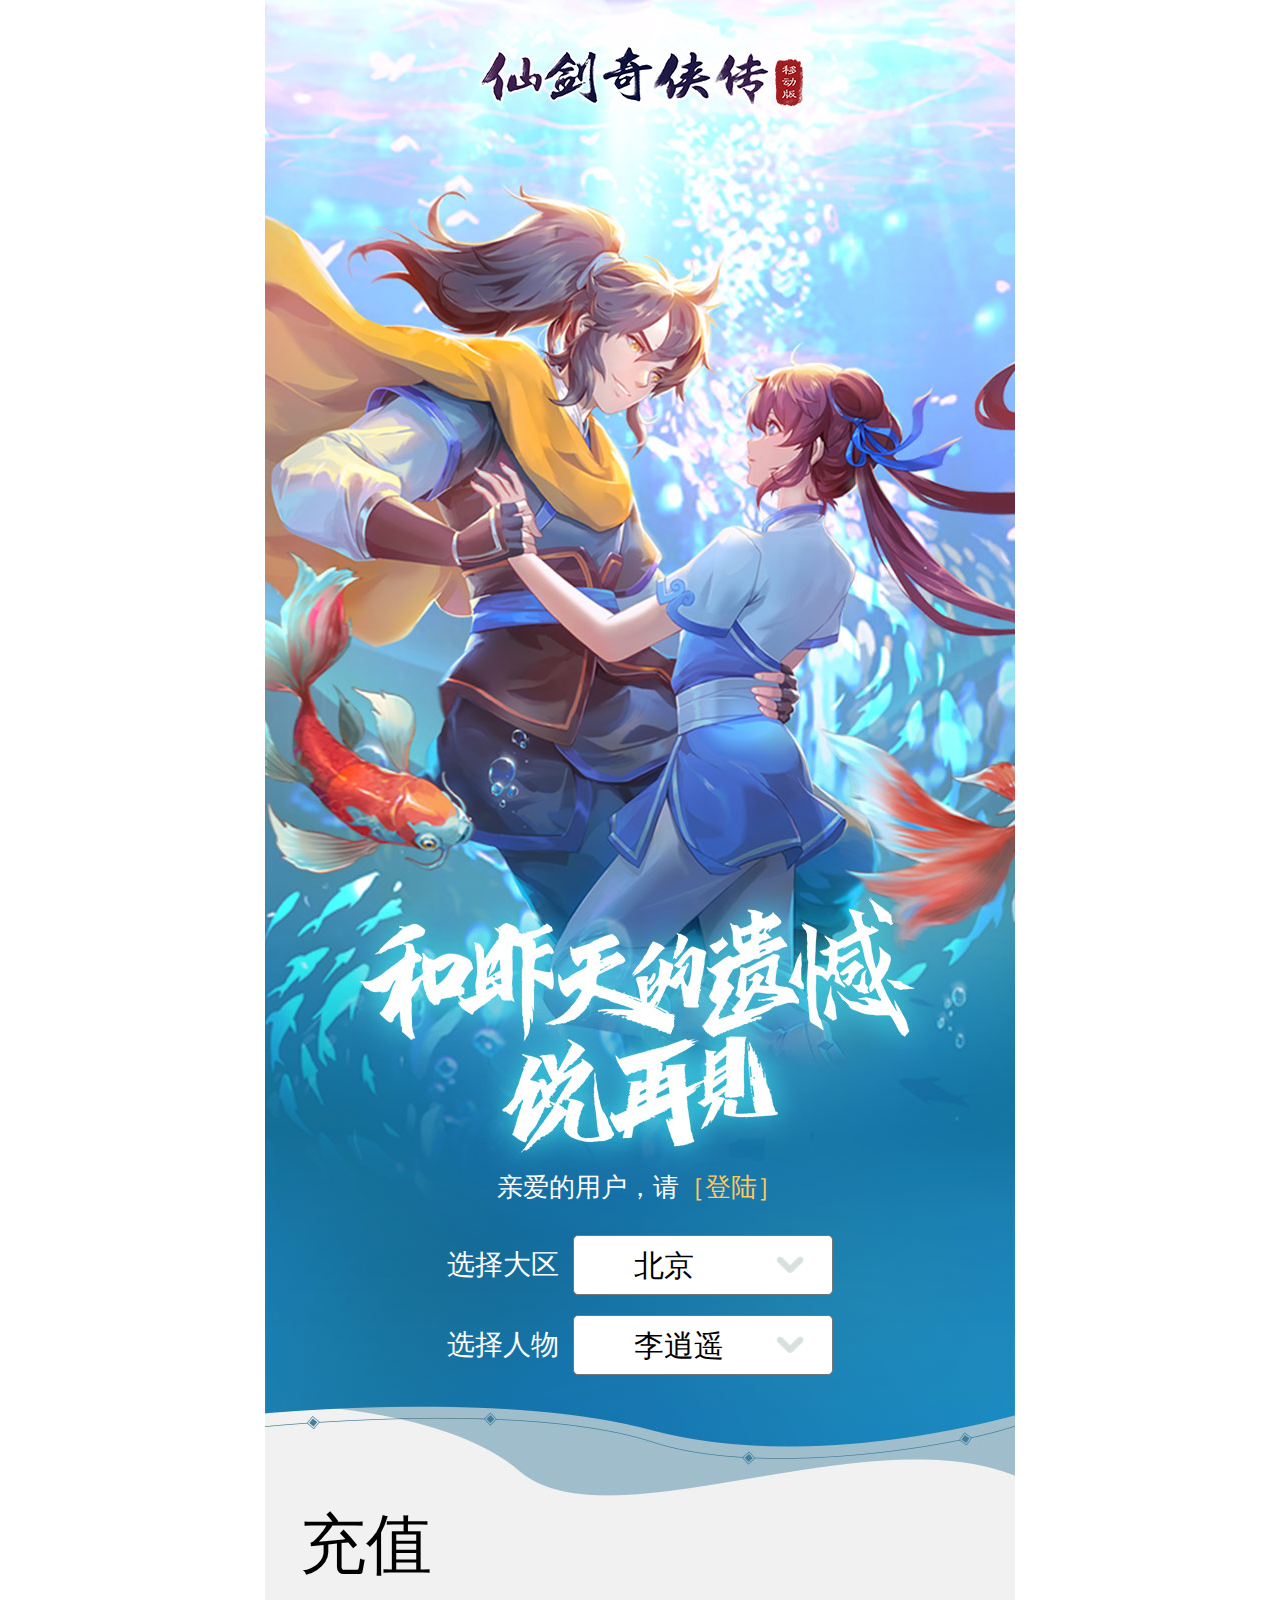
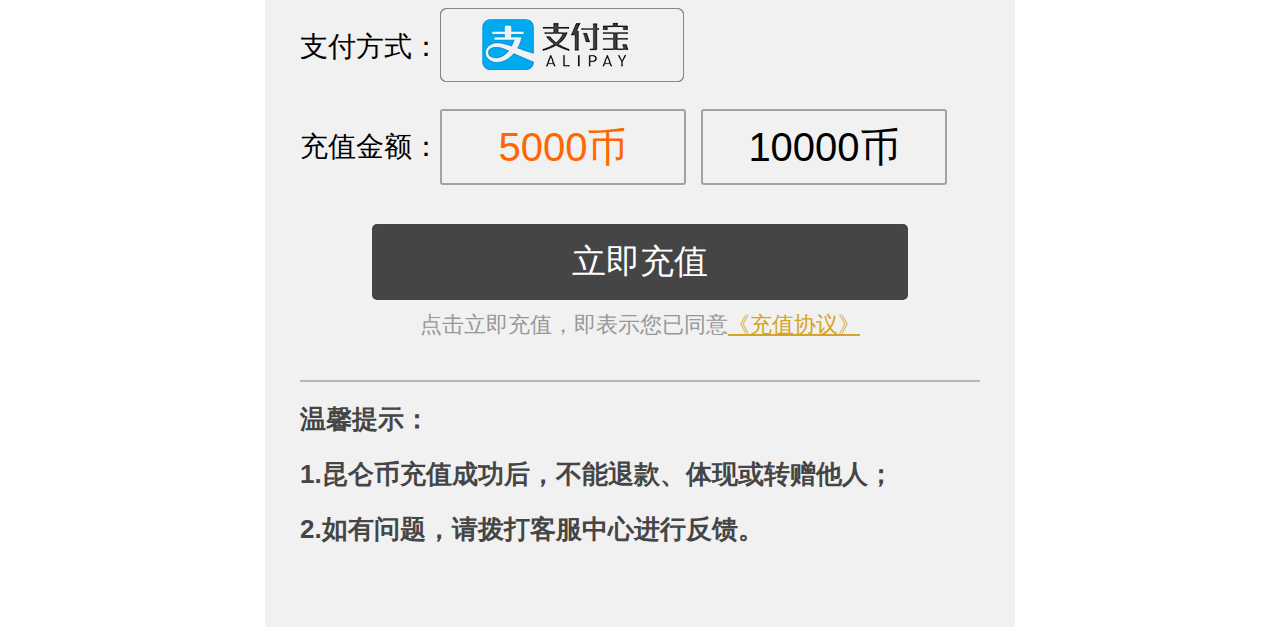
<file: 仙剑支付中心/index.html>
<!DOCTYPE html>
<html >
<head>
<meta charset="utf-8" />
<meta content="width=device-width, initial-scale=1.0, maximum-scale=1.0, user-scalable=0" name="viewport">
<meta content="telephone=no" name="format-detection" />
<meta content="email=no" name="format-detection" />
<title>仙剑奇侠传支付</title>
<meta name="Keywords" content=""/>
<meta name="description" content=""/>
<link href="css/main.css" rel="stylesheet" type="text/css">
</head>
<body>
	<div class="wrap">
    	<!--第一屏-->
        <div class="page_1">
        	 <div class="logo"></div> 
        	 <div class="page_wrap">
                <p class="title">亲爱的用户，请<a href='#'>［登陆］</a></p>
                <div class="select">
                	<span class="select_01">选择大区</span>
                	<span class="select_02">
                        <select name="" class="select_list">
                            <option>北京</option>
                            <option>上海</option>
                             <option>上海</option>
                        </select>
                    </span>
                    </div>
                  <div class="select">
                	<span class="select_01">选择人物</span>
                    <span class="select_02">
                    	<select name="" class="select_list"> 
                            <option>李逍遥</option>
                            <option>李逍遥</option>
                            <option>灵儿</option>
                            <option>醉酒仙</option>
                        </select>
                    </span>
               </div>
        	</div>
        
        </div>
         <!--第二屏-->
		<div class="page_3">
            <div class="recharge">
                <h4>充值</h4>
                <p class="payment"><span class="name">支付方式：</span><span class="type"><a href="#"><img src="images/choose_01.png"></a></span><span class="type"></span></p>
                <p class="payment" ><span class="name">充值金额：</span><span class="type1 hand active">5000币</a></span><span class="type1 hand">10000币</span></p>
                <p class="btn"><a href='#'>立即充值</a></p>
                <p class="pact">点击立即充值，即表示您已同意<a href='#'>《充值协议》</a></p>
            </div>
            <div class="border_line"></div>
            <div class="tip">
                <p>温馨提示：</p>
                <p>1.昆仑币充值成功后，不能退款、体现或转赠他人；</p>
                <P>2.如有问题，请拨打客服中心进行反馈。</P>
            </div>
		</div>
      
	</div>
     <!--弹出-->
    <div class="masked"></div>
    <!--成功-->
    <div class="success">
      <p  class="green">充值成功</p>
      <p class="right"><img src="images/right.png"></p>
      <p class="fan_index hand">返回首页</p>
    </div>
    <!--失败-->
    <div class="lose">
      <p  class="red">充值成功</p>
      <p class="wrong"><img src="images/wrong.png"></p>
      <p class="fan_index">>重新充值</p>
    </div>
<script type="text/javascript" src="js/jquery.min.js"></script> 
<script type="text/javascript" src="js/index.js"></script>

</body>
</html>
</file>
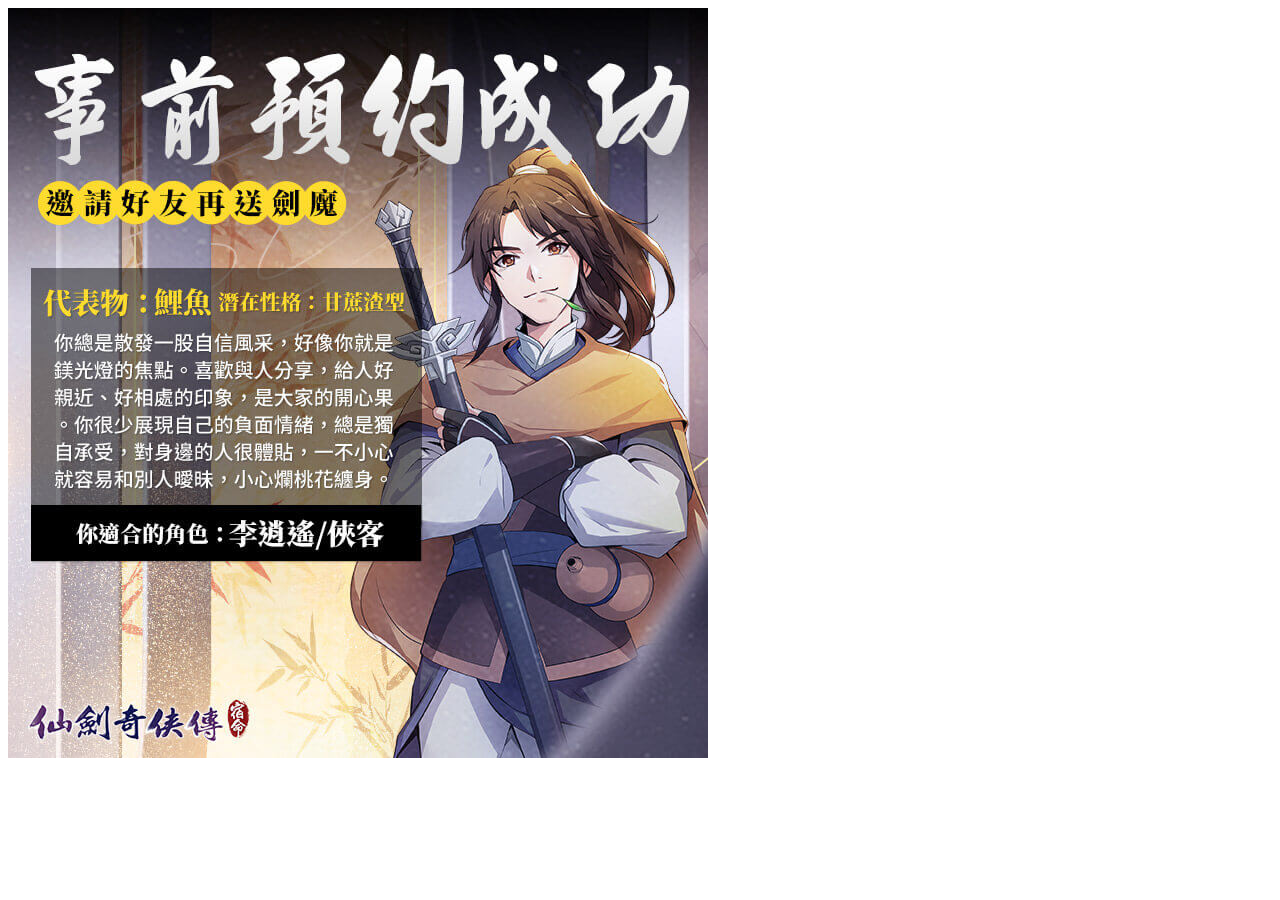
<file: result.html>
<!DOCTYPE html>
<html>
<head>
	<meta charset="utf-8">
    <meta content="yes" name="apple-mobile-web-app-capable" />
    <meta content="black" name="apple-mobile-web-app-status-bar-style" />
    <meta content="telephone=no" name="format-detection" />
    <meta content="email=no" name="format-detection" />
    <title></title>
    <meta name="keywords" content="">
    <meta name="description" content="">
<style type="text/css">
img {border: 0px;}
ul{ list-style:none;}
li{ display:inline;}
</style>
</head>

<body>
<img src="images/tc_01.jpg" />
</body>
</html>
</file>
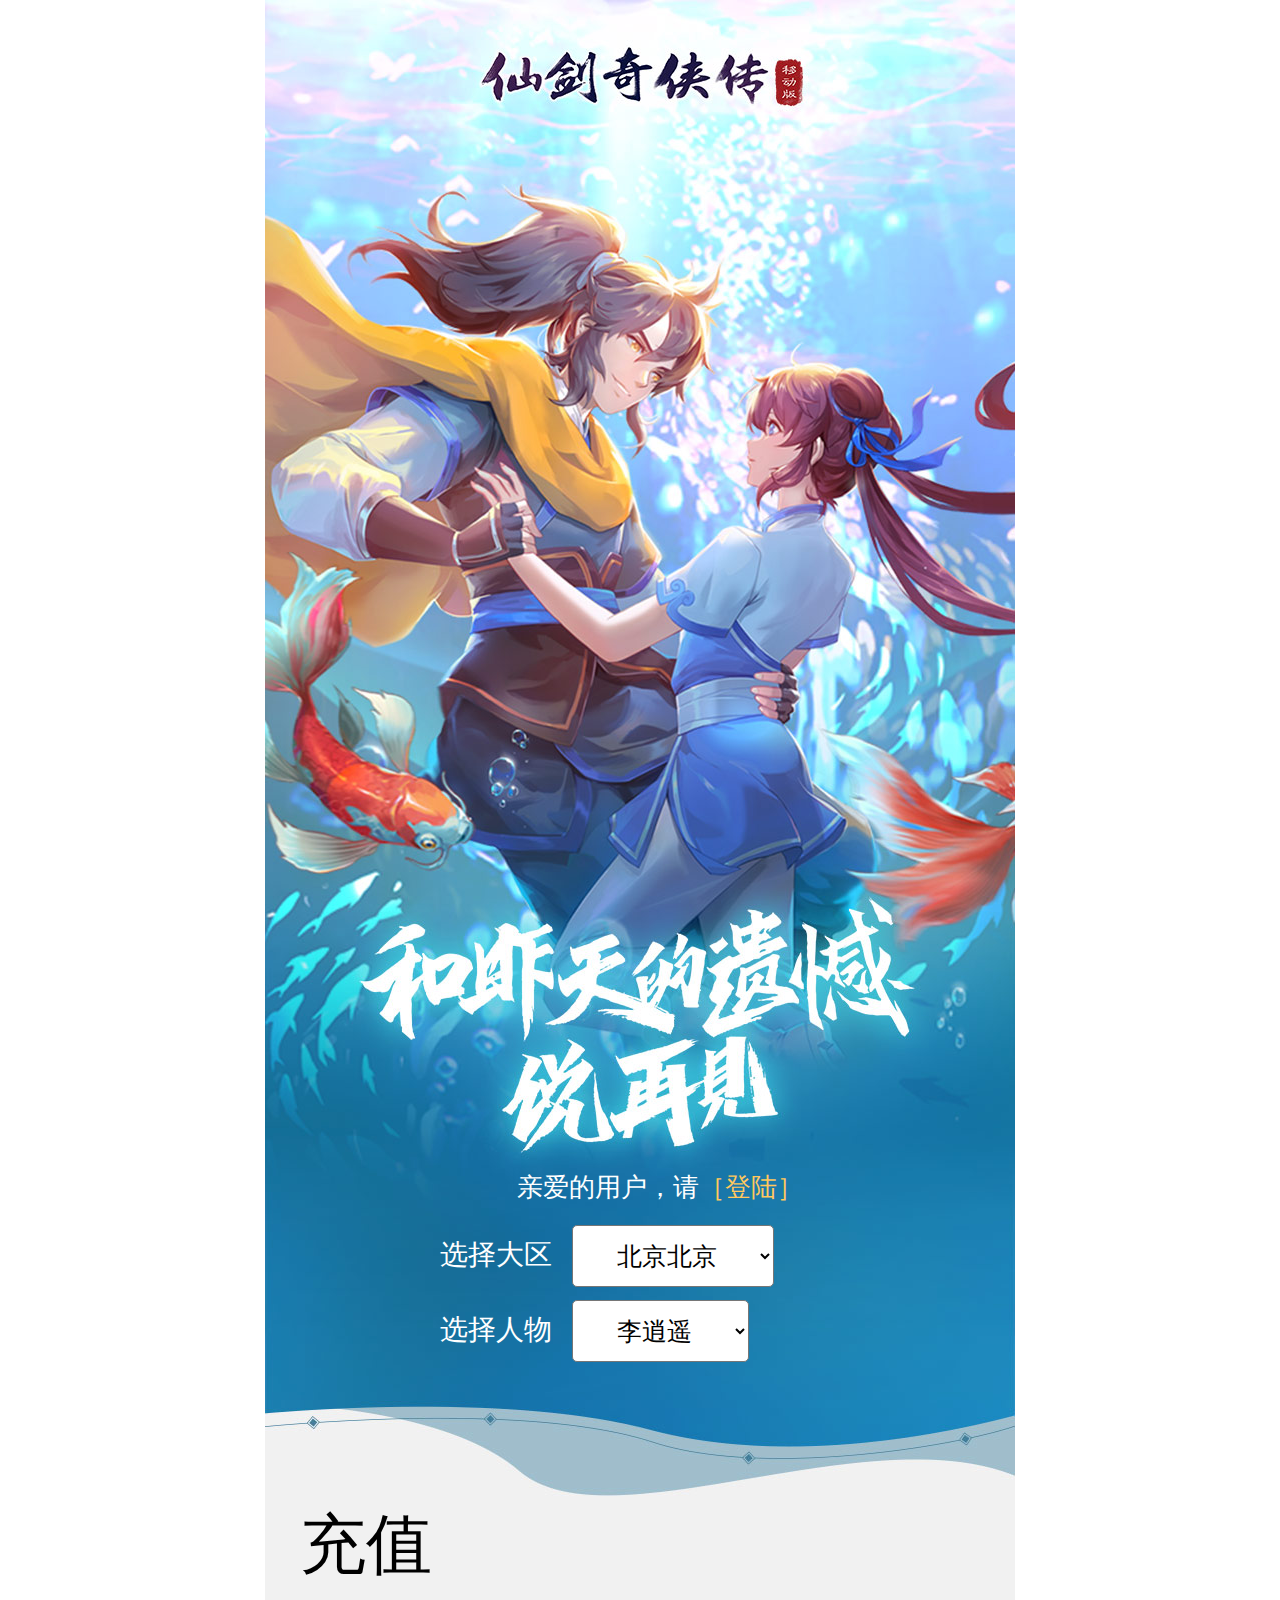
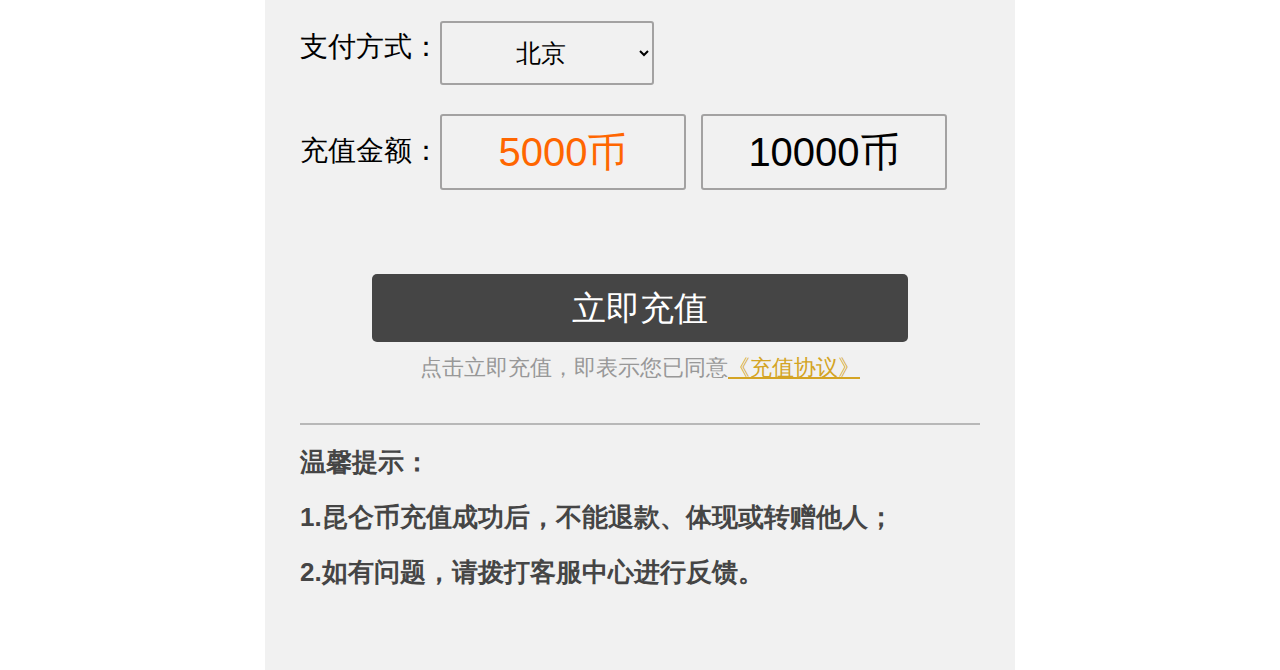
<file: 仙剑支付中心/index 另一种.html>
<!DOCTYPE html>
<html >
<head>
<meta charset="utf-8" />
<meta content="width=device-width, initial-scale=1.0, maximum-scale=1.0, user-scalable=0" name="viewport">
<meta content="telephone=no" name="format-detection" />
<meta content="email=no" name="format-detection" />
<title>仙剑奇侠传支付</title>
<meta name="Keywords" content=""/>
<meta name="description" content=""/>
<link href="css/main1.css" rel="stylesheet" type="text/css">
</head>
<body>
	<div class="wrap">
    	<!--第一屏-->
        <div class="page_1">
        	 <div class="logo"></div> 
        	 <div class="page_wrap">
                <p class="title">亲爱的用户，请<a href='#'>［登陆］</a></p>
                <p class="title1">
                  <span class="select_01">选择大区</span>
                  <span class="select_02">
                        <select name="" class="select_list">
                            <option>北京北京</option>
                            <option>上海上海</option>
                             <option>上海上海</option>
                        </select>
                    </span>
                  </p>
                    <p class="title1">
                      <span class="select_01">选择人物</span>
                      <span class="select_02">
                        <select name="" class="select_list"> 
                              <option>李逍遥</option>
                              <option>李逍遥</option>
                              <option>灵儿</option>
                              <option>醉酒仙</option>
                          </select>
                      </span> 
                    </p>
                  <!--  -->
             
                  <!--<div class="select1">
                	 
               </div>-->
        	</div>
        
        </div>
         <!--第二屏-->
		<div class="page_3">
            <div class="recharge">
                <h4>充值</h4>
                <p class="payment">
                  <span class="name">支付方式：</span>
                  <span class="select_03">
                    <select name="" class="select_list">
                      <option>北京</option>
                      <option>上海</option>
                      <option>上海</option>
                  </select>
                </span>
                <span class="type"></span></p>
                <p class="payment" ><span class="name">充值金额：</span><span class="type1 hand active">5000币</a></span><span class="type1 hand">10000币</span></p>
                <p class="btn"><a href='#'>立即充值</a></p>
                <p class="pact">点击立即充值，即表示您已同意<a href='#'>《充值协议》</a></p>
            </div>
            <div class="border_line"></div>
            <div class="tip">
                <p>温馨提示：</p>
                <p>1.昆仑币充值成功后，不能退款、体现或转赠他人；</p>
                <P>2.如有问题，请拨打客服中心进行反馈。</P>
            </div>
		</div>
      
	</div>
     <!--弹出-->
    <div class="masked"></div>
    <!--成功-->
    <div class="success">
      <p  class="green">充值成功</p>
      <p class="right"><img src="images/right.png"></p>
      <p class="fan_index hand">返回首页</p>
    </div>
    <!--失败-->
    <div class="lose">
      <p  class="red">充值成功</p>
      <p class="wrong"><img src="images/wrong.png"></p>
      <p class="fan_index">重新充值</p>
    </div>
<script type="text/javascript" src="js/jquery.min.js"></script> 
<script type="text/javascript" src="js/index.js"></script>
<script type="text/javascript" src="js/rem.min.js"></script>
</body>
</html>
</file>
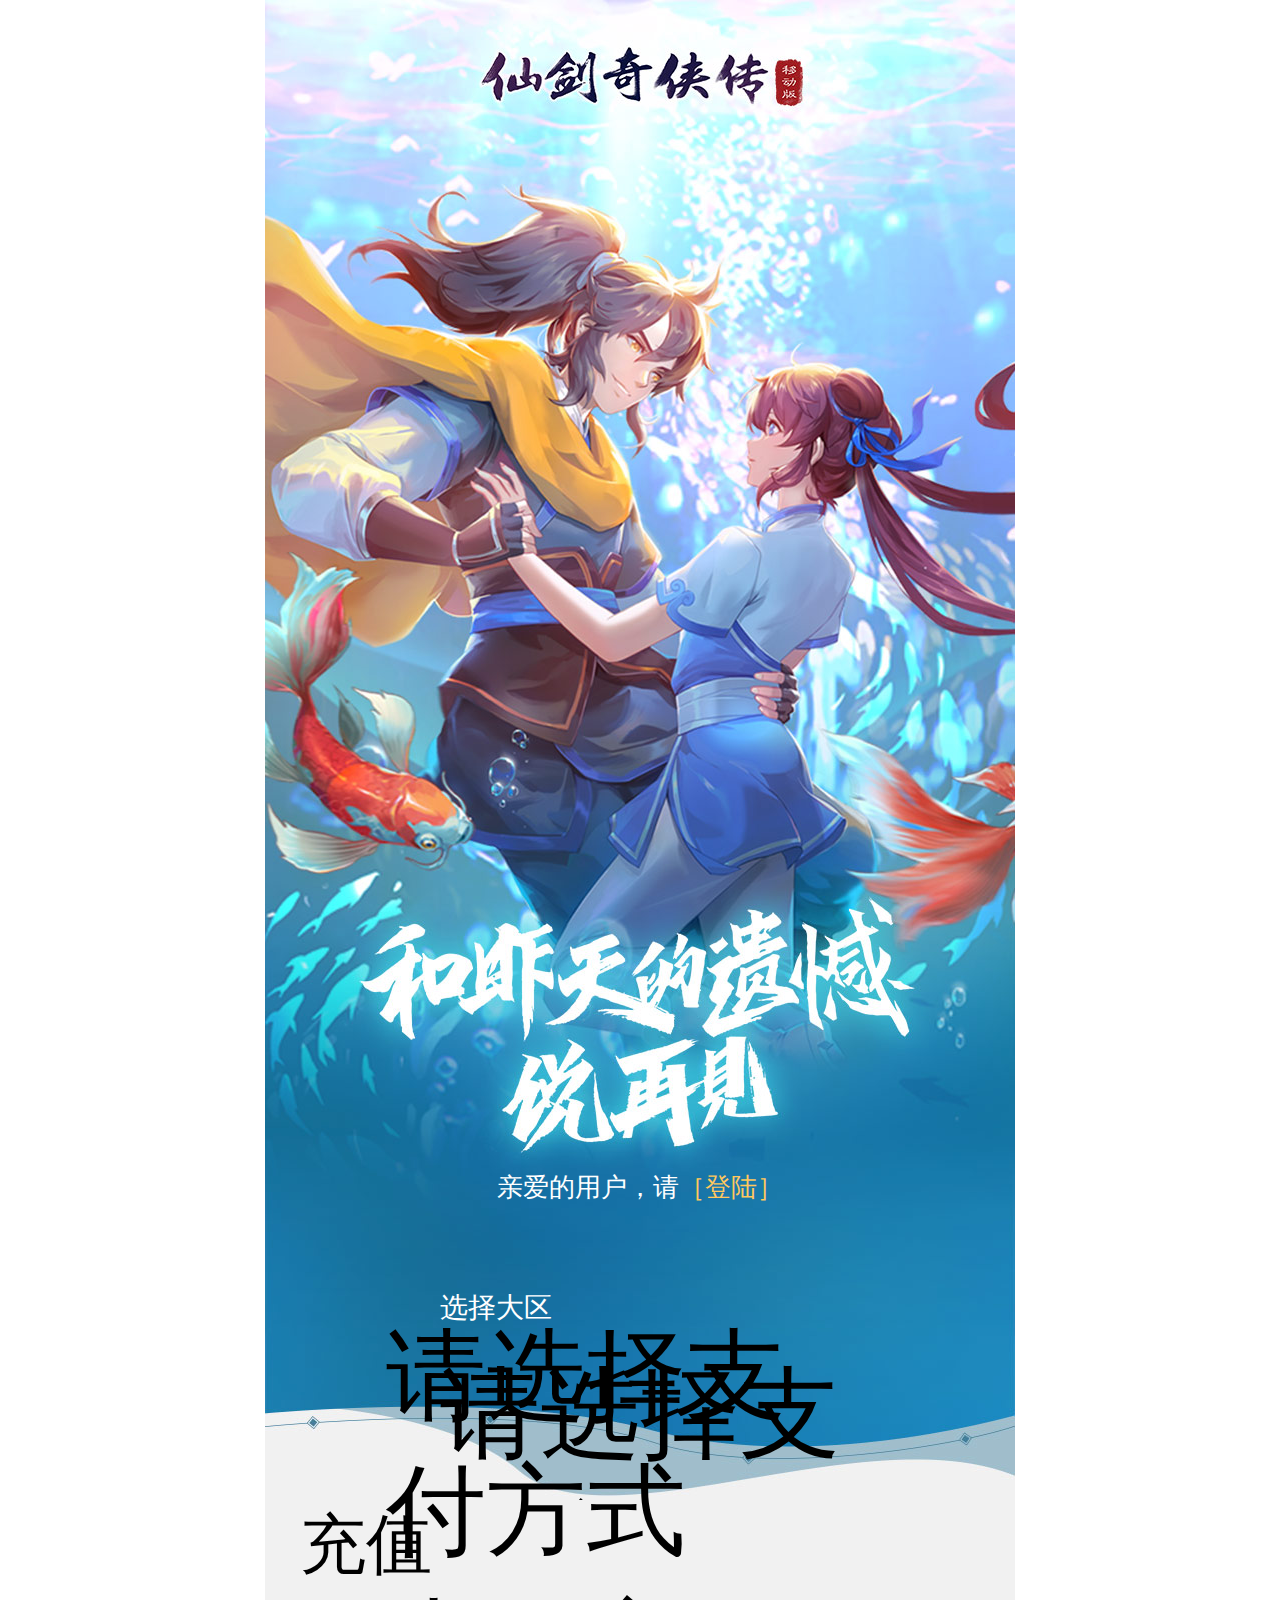
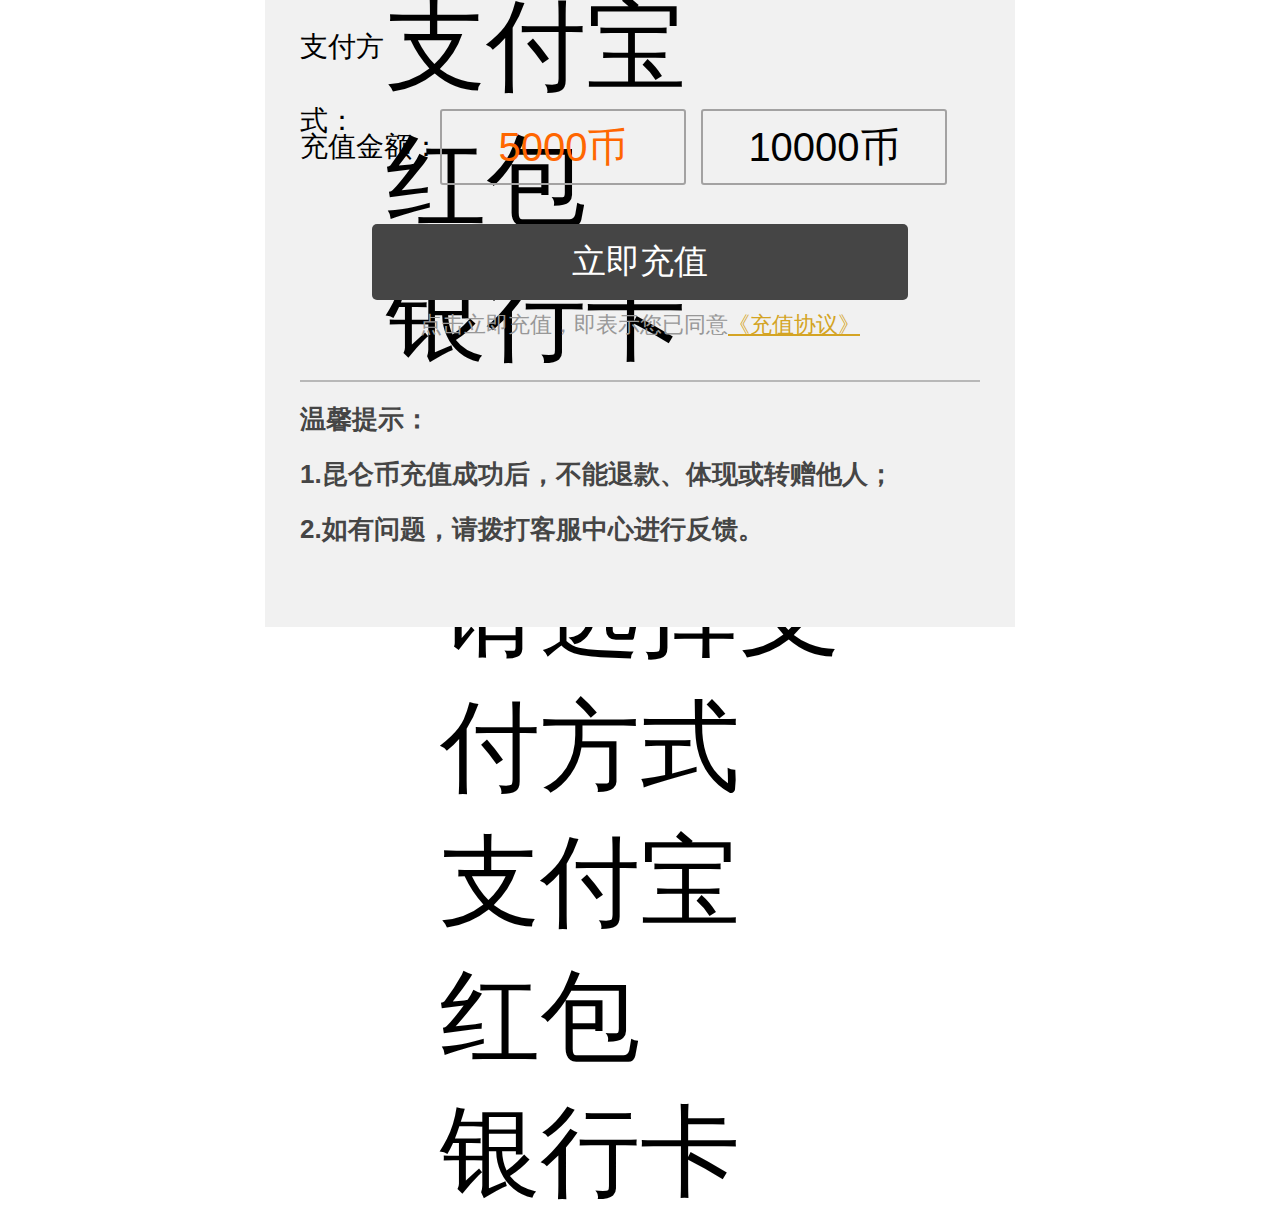
<file: 仙剑支付中心/index1.html>
<!DOCTYPE html>
<html >
<head>
<meta charset="utf-8" />
<meta content="width=device-width, initial-scale=1.0, maximum-scale=1.0, user-scalable=0" name="viewport">
<meta content="telephone=no" name="format-detection" />
<meta content="email=no" name="format-detection" />
<title>仙剑奇侠传支付</title>
<meta name="Keywords" content=""/>
<meta name="description" content=""/>
<link href="css/main.css" rel="stylesheet" type="text/css">
</head>
<body>
	<div class="wrap">
    	<!--第一屏-->
        <div class="page_1">
        	 <div class="logo"></div> 
        	 <div class="page_wrap">
                <p class="title">亲爱的用户，请<a href='#'>［登陆］</a></p>
                <div class="title1">
                  <span class="select_01">选择大区</span>
                 <div class="select_box1">
                     <p class="btna">请选择支付方式</p>
                     <ul class="select_ul">
                        <li>支付宝</li>
                        <li>红包</li>
                        <li>银行卡</li>
                    </ul>
                  </div>
                  </div>
                    <div class="title1">
                      <span class="select_01">选择人物</span>
                          <div class="select_box2">
                         <p class="btna">请选择支付方式</p>
                         <ul class="select_ul">
                            <li>支付宝</li>
                            <li>红包</li>
                            <li>银行卡</li>
                        </ul>
                      </div>
                    </div>
                  <!--  -->
             
                  <!--<div class="select1">
                	 
               </div>-->
        	</div>
        
        </div>
         <!--第二屏-->
		<div class="page_3">
            <div class="recharge">
                <h4>充值</h4>
                <div class="payment">
                  <span class="name">支付方式：</span>
                  <div class="select_box3">
                         <p class="btnb">请选择支付方式</p>
                         <ul class="select_ul">
                            <li>支付宝</li>
                            <li>红包</li>
                            <li>银行卡</li>
                        </ul>
                      </div>
                <span class="type"></span></div>
                <p class="payment" ><span class="name">充值金额：</span><span class="type1 hand active">5000币</a></span><span class="type1 hand">10000币</span></p>
                <p class="btn"><a href='#'>立即充值</a></p>
                <p class="pact">点击立即充值，即表示您已同意<a href='#'>《充值协议》</a></p>
            </div>
            <div class="border_line"></div>
            <div class="tip">
                <p>温馨提示：</p>
                <p>1.昆仑币充值成功后，不能退款、体现或转赠他人；</p>
                <P>2.如有问题，请拨打客服中心进行反馈。</P>
            </div>
		</div>
      
	</div>
     <!--弹出-->
    <div class="masked"></div>
    <!--成功-->
    <div class="success">
      <p  class="green">充值成功</p>
      <p class="right"><img src="images/right.png"></p>
      <p class="fan_index hand">返回首页</p>
    </div>
    <!--失败-->
    <div class="lose">
      <p  class="red">充值成功</p>
      <p class="wrong"><img src="images/wrong.png"></p>
      <p class="fan_index">重新充值</p>
    </div>
<script type="text/javascript" src="js/jquery.min.js"></script> 
<script type="text/javascript" src="js/index.js"></script>
<script type="text/javascript" src="js/rem.min.js"></script>
<script>

  
    $('.select_box1 .btna').click(function(){
	  $('.select_box1 .select_ul').fadeIn(); 
	})
	var li_length=$('.select_box1 .select_ul li').length;
	console.log(li_length)
	  for(var i=0; i<li_length;i++){
		   $('.select_box1 li').click(function(){
			    $('.select_box1 .select_ul').fadeOut();
			 $('.select_box1 .btna').html($(this).html());
			 
			})
	  }
	  
	  
	    $('.select_box2 .btna').click(function(){
	  $('.select_box2 .select_ul').fadeIn(); 
	})
	var li_length=$('.select_box2 .select_ul li').length;
	console.log(li_length)
	  for(var i=0; i<li_length;i++){
		   $('.select_box2 li').click(function(){
			    $('.select_box2 .select_ul').fadeOut();
			 $('.select_box2 .btna').html($(this).html());
			 
			})
	  }
	  
	   $('.select_box3 .btnb').click(function(){
	  $('.select_box3 .select_ul').fadeIn(); 
	})
	var li_length=$('.select_box3 .select_ul li').length;
	console.log(li_length)
	  for(var i=0; i<li_length;i++){
		   $('.select_box3 li').click(function(){
			    $('.select_box3 .select_ul').fadeOut();
			 $('.select_box3 .btnb').html($(this).html());
			 
			})
	  }
  </script>
</body>
</html>
</file>
<file: 仙剑支付中心/css/main.css>
html,body,ul,ol,h1,h2,h3,h4,h5,h6,p,th,td,dl,dt,dd,form,input,textarea,select,opation,.cf{margin:0;padding:0;}
textarea,select,input{-webkit-appearance: none; -moz-appearance: none; -o-appearance: none; appearance: none;}
body{ font-family: Helvetica, Microsoft YaHei, Tohoma, Arial;}
h1,h2,h3,h4,h5,h6,b{font-weight: normal;}
a{text-decoration:none;outline:none;}
li{list-style:none}
img{border:none;/*vertical-align:middle;*/}
html{overflow-x:hidden;overflow:-Scroll;overflow-x:hidden}
/*浮动清理*/
.cf:before,.cf:after{content:".";display:block;height:0;visibility:hidden}
.cf:after{clear:both}
.cf{zoom:1}
.hand {
    cursor: pointer;
}
/*第一*/
.wrap{ margin:0 auto; width:7.5rem; position:relative;}
.page_1{ background:url(../images/page_01.jpg) no-repeat;width:7.5rem; height:15rem;  background-size: 100% 100%;}
/*.logo{width:3.94rem; height:0.9rem; position:absolute; left:50%; margin-left:-1.97rem; top:0.3rem;}
.logo img{width:3.94rem; height:0.9rem;}*/

.page_wrap{ width:7.5rem; position:absolute; top:11.7rem; width:4rem; margin-left:-2rem; left:50%; height:3rem;}
.page_wrap .title{font-size:0.26rem; color:#fff; display:flex; justify-content:center;margin-bottom:0.2rem;}
.page_wrap .title a{color:#ffc85e;}
span.select_01{display:inline-block; color:#fff; font-size:0.28rem; height:0.6rem; line-height:0.8rem; margin-bottom:0.2rem;}
span.select_02{display:inline-block;height:0.6rem; line-height:0.6rem;}
.select_02 select{ background:#cbdde6;border-radius:5px;width:2.6rem; height:0.6rem;display:flex; justify-content:center;padding-left:0.6rem;
background:url(../images/row_03.png) no-repeat scroll 2rem center #fff; font-size:0.3rem;
  background-size:12%;}
div.select{ display:flex;align-items:center; justify-content:space-around; }
/*第三*/
.page_3{ background:#f1f1f1;width:6.8rem;  position: relative; padding:0rem 0.35rem 0.8rem;}
.recharge{margin-bottom:0.4rem;}
.recharge h4{font-size:0.66rem;margin-bottom:0.2rem;}
.payment {display: flex;height:0.74rem; align-items:center;margin-bottom:0.26rem;}
.payment span.name{display:inline-block;font-size:0.28rem; line-height:0.74rem; height:0.74rem;}
.payment span.type{display:inline-block;width:2.44rem;margin-right:0.15rem;}

.payment span.type1{display:inline-block;width:2.42rem;margin-right:0.15rem; border:0.02rem solid #a3a2a2; border-radius:3px; font-size:0.4rem; text-align:center;height: 0.72rem; line-height:0.72rem;}

.payment .active{ color:#ff6600;}
span.type img{width:2.44rem; height: 0.74rem;}
p.btn{display:flex;align-items:center; justify-content:center;margin-top:0.4rem;margin-bottom:0.1rem;}
.btn a{color:#fff; font-size:0.34rem; text-align:center;padding:0.15rem 2rem; background:#454545;border-radius:5px;}
p.pact{color:#989898; font-size:0.22rem;display:flex;align-items:center; justify-content:center;}
p.pact a{color:#d4a424; text-decoration:underline;}
.tip p{color:#454545; font-size:0.26rem;margin-top:0.2rem; font-weight:600;}
.border_line{border-bottom:0.02rem solid #b8b8b8;}
/*成功*/
.masked{background: rgba(0,0,0,0.3);position:fixed;width:100%;height:100%;left:0;top:0; display:none;}
.success{transition: all 0.3s;z-index:10;width:6rem;position: fixed;background:rgba(241,241,241,1); border-radius:5px;color:#fff;top:50%;left:50%;transform:translate(-50%,-50%);padding:0.8rem 0.4rem;opacity: 0;pointer-events: none; display:flex; align-items:center; justify-content:center;  flex-direction:column; }
.success.active{opacity: 1;pointer-events: auto;}
p.green{color:#67a751; font-size:0.5rem; margin-bottom:0.8rem;}
p.right img,p.wrong img{width:1.44rem; height:1.43rem; margin-bottom:0.8rem;}
p.fan_index{ color:#fff;font-size:0.34rem; background:#4e8ba8; padding:0.26rem 1.6rem; border-radius:5px;}
p.fan_index a{color:#fff;}
/*失败*/
.lose{transition: all 0.3s;z-index:10;width:6rem;position: fixed;background:rgba(241,241,241,1); border-radius:5px;color:#fff;top:50%;left:50%;transform:translate(-50%,-50%);padding:0.8rem 0.4rem;opacity: 0;pointer-events: none; display:flex; align-items:center; justify-content:center;  flex-direction:column; }
.lose.active{opacity: 1;pointer-events: auto;}
p.red{color:#a83535; font-size:0.5rem; margin-bottom:0.8rem;}
</file>
<file: 仙剑支付中心/css/main1.css>
*{margin:0;padding:0;}
/*textarea,select,input{-webkit-appearance: none; -moz-appearance: none; -o-appearance: none;-ms-appearance:none; appearance: none;}*/
body{ font-family: Helvetica, Microsoft YaHei, Tohoma, Arial;}
h1,h2,h3,h4,h5,h6,b{font-weight: normal;}
a{text-decoration:none;outline:none;}
li{list-style:none}
img{border:none;/*vertical-align:middle;*/}
html{overflow-x:hidden;overflow:-Scroll;overflow-x:hidden}
/*浮动清理*/
.cf:before,.cf:after{content:".";display:block;height:0;visibility:hidden}
.cf:after{clear:both}
.cf{zoom:1}
.hand {
    cursor: pointer;
}

  
  /*清除ie的默认选择框样式清除，隐藏下拉箭头*/
  
/*select::-ms-expand { display: none; }*/
/*第一*/
.wrap{ margin:0 auto; width:7.5rem; position:relative;}
.page_1{ background:url(../images/page_01.jpg) no-repeat;width:7.5rem; height:15rem;  background-size: 100% 100%;}
/*.logo{width:3.94rem; height:0.9rem; position:absolute; left:50%; margin-left:-1.97rem; top:0.3rem;}
.logo img{width:3.94rem; height:0.9rem;}*/

.page_wrap{  position:absolute; top:11.7rem; width:4.4rem; margin-left:-2rem; left:50%; height:3rem;}
.page_wrap .title{font-size:0.26rem; color:#fff;margin-bottom:0.2rem; text-align: center;}
.page_wrap .title a{color:#ffc85e;}
span.select_01{display:inline-block; color:#fff; font-size:0.28rem; line-height:0.6rem;height:0.6rem;float:left; margin-right:0.2rem;}
/*span.select_02{display:inline-block;height:0.6rem; line-height:0.6rem;float:left;}*/
.select_02 select{ background:#fff;border-radius:5px;font-size:0.25rem;padding:0.15rem 0.4rem; }


/* div.select{ display:flex;align-items:center; justify-content:space-around; } */
.title1{font-size:0.26rem; color:#fff; margin-bottom:0.15rem; float:left;line-height:0.6rem;height:0.6rem;}

span.select_03{display:inline-block;height:0.74rem; line-height:0.34rem;float:left;}
.select_03 select{ border-radius:3px;background:none; /*width:2.42rem; height:0.74rem;line-height:0.74rem;*/border: 0.02rem solid #a3a2a2;padding:0.15rem 0.7rem; font-size:0.25rem;
/*background:url(../images/row_03.png) no-repeat scroll 2rem center;
  background-size:12%*/}
/*第三*/
.page_3{ background:#f1f1f1;width:6.8rem;  position: relative; padding:0rem 0.35rem 0.8rem;}
.recharge{margin-bottom:0.4rem;}
.recharge h4{font-size:0.66rem;margin-bottom:0.2rem;}
.payment {height:0.74rem; margin-bottom:0.3rem;}
.payment span.name{display:inline-block;font-size:0.28rem; line-height:0.74rem; height:0.74rem;float:left;}
.payment span.type{display:inline-block;width:2.44rem;margin-right:0.15rem;float:left;}

.payment span.type1{display:inline-block;width:2.42rem;margin-right:0.15rem; border:0.02rem solid #a3a2a2; border-radius:3px; font-size:0.4rem;float:left; text-align:center;height: 0.72rem; line-height:0.72rem;}

.payment .active{ color:#ff6600;}
span.type img{width:2.44rem; height: 0.74rem;}
p.btn{margin-top:0.4rem;margin-bottom:0.1rem; text-align: center;}
.btn a{color:#fff; font-size:0.34rem; text-align:center;padding:0.15rem 2rem; background:#454545;border-radius:5px;}
p.pact{color:#989898; font-size:0.22rem;text-align:center;}
p.pact a{color:#d4a424; text-decoration:underline;}
.tip p{color:#454545; font-size:0.26rem;margin-top:0.2rem; font-weight:600;}
.border_line{border-bottom:0.02rem solid #b8b8b8;}
/*成功*/
.masked{background: rgba(0,0,0,0.3);position:fixed;width:100%;height:100%;left:0;top:0; display:none;}
.success{transition: all 0.3s;z-index:10;width:6rem;position: fixed;background:rgba(241,241,241,1); border-radius:5px;color:#fff;top:50%;left:50%;transform:translate(-50%,-50%);padding:0.8rem 0.4rem;display:none; text-align:center;} 
.success.active{display:block;}
p.green{color:#67a751; font-size:0.5rem; margin-bottom:0.8rem;}
p.right img,p.wrong img{width:1.44rem; height:1.43rem; margin-bottom:0.8rem;}
p.fan_index{ color:#fff;font-size:0.34rem; background:#4e8ba8; padding:0.26rem 1.6rem; border-radius:5px;}
p.fan_index a{color:#fff;}
/*失败*/
.lose{transition: all 0.3s;z-index:10;width:6rem;position: fixed;background:rgba(241,241,241,1); border-radius:5px;color:#fff;top:50%;left:50%;transform:translate(-50%,-50%);padding:0.8rem 0.4rem;display:none;text-align:center;}
.lose.active{display:block;}
p.red{color:#a83535; font-size:0.5rem; margin-bottom:0.8rem;}


/* 
display:flex; align-items:center; justify-content:center;  flex-direction:column;  */

.select_box1,.select_box2 {width:3rem;font-size:0.14rem; height:0.6rem; position:relative; display:inline-block;}
.btna {cursor:pointer; display:block; line-height:0.6rem; width:2.8rem; height:0.6rem;border-radius:5px;overflow:hidden;background:url(../images/left_ico_03.png) 2.6rem 0.16rem #fff no-repeat;padding-left:0.2rem;  background-size:10%;color:#000;  font-size:0.24rem; border:0.02rem solid #a3a2a2;}

.select_box1 ul,.select_box2 ul{width:3rem; position:absolute; left:0; top:0.65rem;display:none; background:#141b23; z-index:99999;border-radius:5px;}
.select_box1 ul li,.select_box2 ul  li{height:0.6rem;line-height:0.6rem;width:3rem; text-align:center;cursor:pointer;color:#fff;border-bottom:solid 1px #182739; font-size:0.22rem;}




.select_box3 {width:2.22rem; height:0.7rem; line-height:0.7rem; position:relative; display:inline-block; float:left;}
.btnb {cursor:pointer; display:block; line-height:0.7rem; width:2.22rem; height:0.7rem;border-radius:5px;overflow:hidden;background:url(../images/left_ico_03.png) 2.1rem 0.24rem  no-repeat;padding-left:0.2rem;  background-size:10%;color:#000;  font-size:0.24rem; border:0.02rem solid #a3a2a2;}
.select_box3 ul  {width:2.42rem; position:absolute; left:0; top:0.65rem;display:none; background:#141b23; z-index:99999;border-radius:5px;}
.select_box3 ul  li{height:0.6rem;line-height:0.6rem;width:2.42rem; text-align:center;cursor:pointer;color:#fff;border-bottom:solid 1px #182739; font-size:0.22rem;}
.select_box1 ul li:hover,.select_box2 ul  li:hover,.select_box3 ul  li:hover{color:#ff6600;}
</file>
